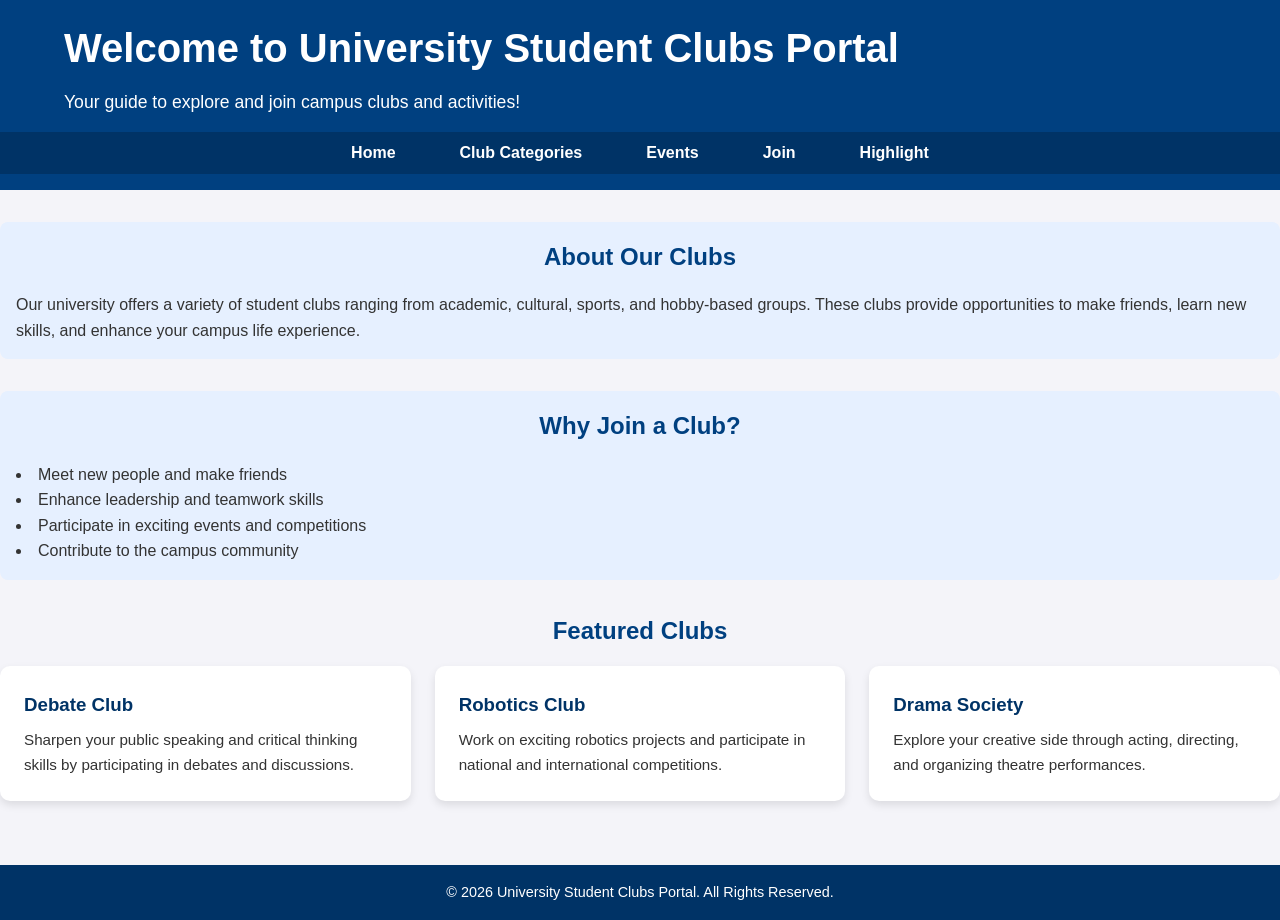
<file: src/index.html>
<!DOCTYPE html>
<html lang="en">
<head>
    <meta charset="UTF-8">
    <meta name="viewport" content="width=device-width, initial-scale=1.0">
    <title>University Student Clubs Portal</title>
    <!-- Link to shared CSS -->
    <link rel="stylesheet" href="../styles/style.css">
</head>
<body>
    <!-- Header Section -->
    <header>
        <div class="container">
            <h1>Welcome to University Student Clubs Portal</h1>
            <p>Your guide to explore and join campus clubs and activities!</p>
        </div>
        <!-- Navigation Bar -->
        <nav>
            <ul>
                <li><a href="index.html">Home</a></li>
                <li><a href="clubs.html">Club Categories</a></li>
                <li><a href="events.html">Events</a></li>
                <li><a href="join.html">Join</a></li>
                <li><a href="highlights.html">Highlight</a></li>
            </ul>
        </nav>
    </header>

    <!-- Main Content Section -->
    <main>
        <section id="intro">
            <h2>About Our Clubs</h2>
            <p>Our university offers a variety of student clubs ranging from academic, cultural, sports, and hobby-based groups. These clubs provide opportunities to make friends, learn new skills, and enhance your campus life experience.</p>
        </section>

        <section id="why-join">
            <h2>Why Join a Club?</h2>
            <ul>
                <li>Meet new people and make friends</li>
                <li>Enhance leadership and teamwork skills</li>
                <li>Participate in exciting events and competitions</li>
                <li>Contribute to the campus community</li>
            </ul>
        </section>

        <section id="featured-clubs">
            <h2>Featured Clubs</h2>
            <div class="club-cards">
                <div class="club-card">
                    <h3>Debate Club</h3>
                    <p>Sharpen your public speaking and critical thinking skills by participating in debates and discussions.</p>
                </div>
                <div class="club-card">
                    <h3>Robotics Club</h3>
                    <p>Work on exciting robotics projects and participate in national and international competitions.</p>
                </div>
                <div class="club-card">
                    <h3>Drama Society</h3>
                    <p>Explore your creative side through acting, directing, and organizing theatre performances.</p>
                </div>
            </div>
        </section>
    </main>

    <!-- Footer Section -->
    <footer>
        <p>&copy; 2026 University Student Clubs Portal. All Rights Reserved.</p>
    </footer>
</body>
</html>
</file>
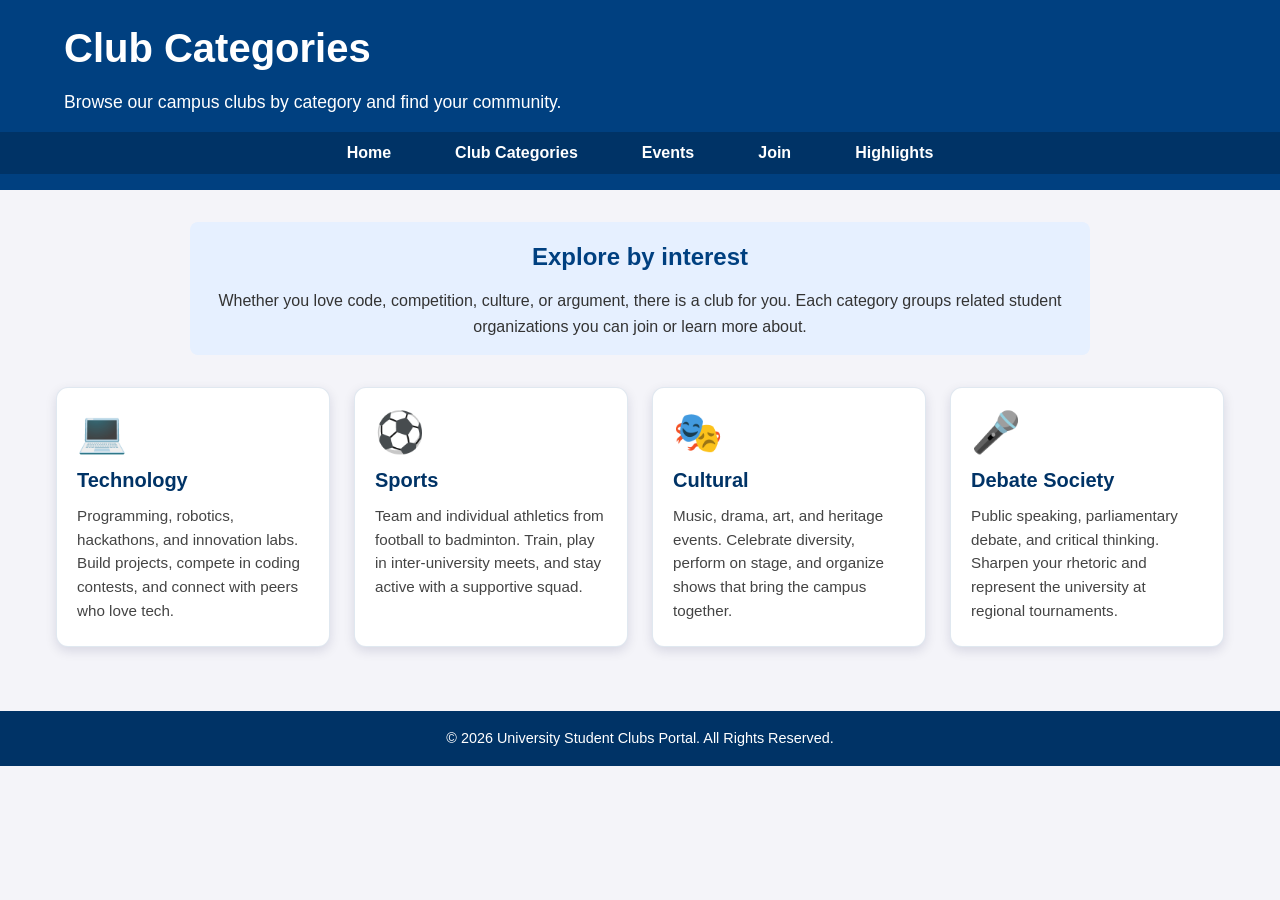
<file: src/clubs.html>
<!DOCTYPE html>
<html lang="en">
<head>
    <meta charset="UTF-8">
    <meta name="viewport" content="width=device-width, initial-scale=1.0">
    <title>Club Categories | University Student Clubs Portal</title>
    <link rel="stylesheet" href="../styles/style.css">
</head>
<body class="clubs-page">
    <header>
        <div class="container">
            <h1>Club Categories</h1>
            <p>Browse our campus clubs by category and find your community.</p>
        </div>
        <nav>
            <ul>
                <li><a href="index.html">Home</a></li>
                <li><a href="clubs.html">Club Categories</a></li>
                <li><a href="events.html">Events</a></li>
                <li><a href="join.html">Join</a></li>
                <li><a href="highlights.html">Highlights</a></li>
            </ul>
        </nav>
    </header>

    <main>
        <section class="clubs-intro" id="intro">
            <h2>Explore by interest</h2>
            <p>Whether you love code, competition, culture, or argument, there is a club for you. Each category groups related student organizations you can join or learn more about.</p>
        </section>

        <section class="club-categories" aria-labelledby="categories-heading">
            <h2 id="categories-heading" class="visually-hidden">Club categories</h2>
            <div class="category-grid">

                <article class="category-card">
                    <div class="category-icon" aria-hidden="true">💻</div>
                    <h3>Technology</h3>
                    <p>Programming, robotics, hackathons, and innovation labs. Build projects, compete in coding contests, and connect with peers who love tech.</p>
                </article>

                <article class="category-card">
                    <div class="category-icon" aria-hidden="true">⚽</div>
                    <h3>Sports</h3>
                    <p>Team and individual athletics from football to badminton. Train, play in inter-university meets, and stay active with a supportive squad.</p>
                </article>

                <article class="category-card">
                    <div class="category-icon" aria-hidden="true">🎭</div>
                    <h3>Cultural</h3>
                    <p>Music, drama, art, and heritage events. Celebrate diversity, perform on stage, and organize shows that bring the campus together.</p>
                </article>

                <article class="category-card">
                    <div class="category-icon" aria-hidden="true">🎤</div>
                    <h3>Debate Society</h3>
                    <p>Public speaking, parliamentary debate, and critical thinking. Sharpen your rhetoric and represent the university at regional tournaments.</p>
                </article>

            </div>
        </section>
    </main>

    <footer>
        <p>&copy; 2026 University Student Clubs Portal. All Rights Reserved.</p>
    </footer>
</body>
</html>
</file>
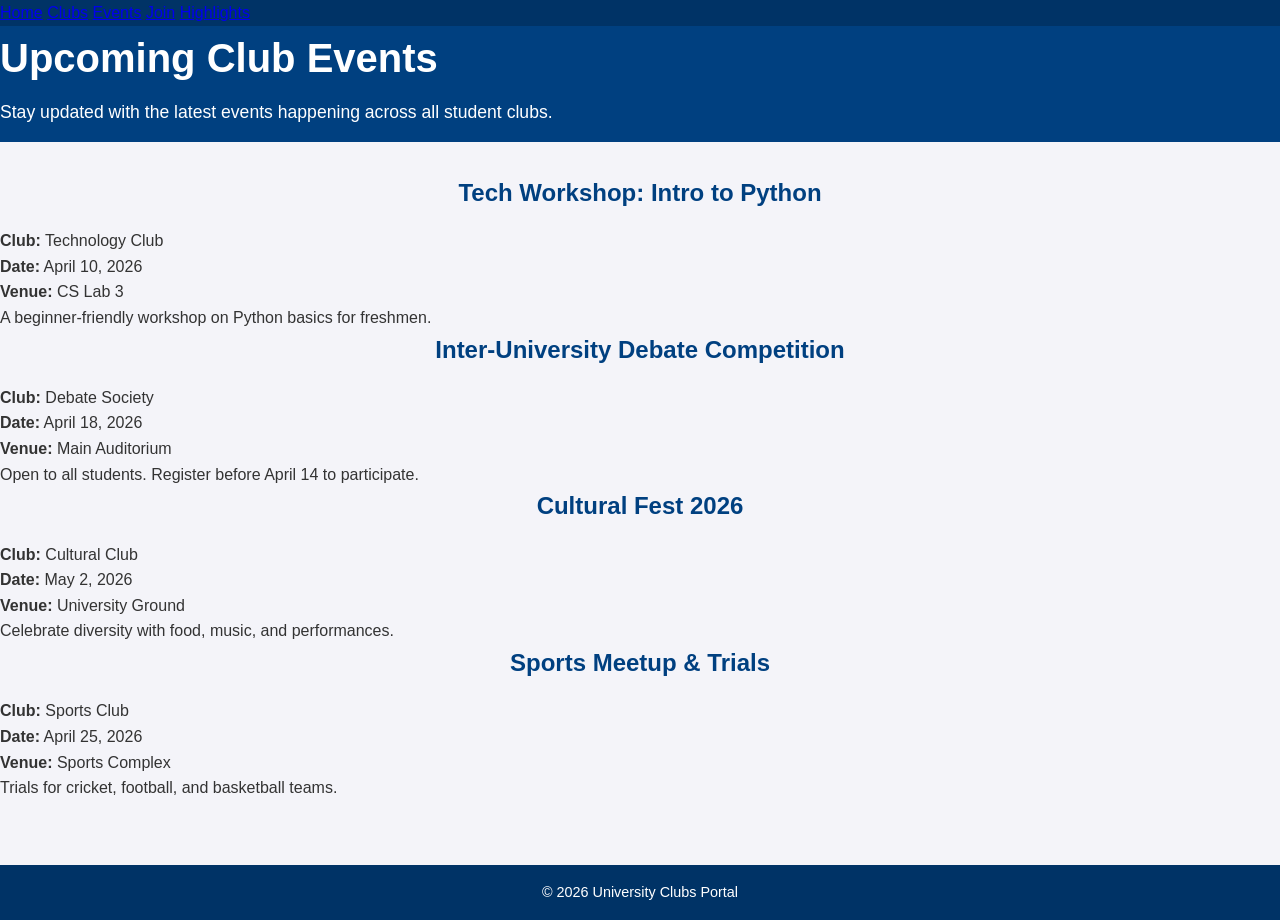
<file: src/events.html>
<!DOCTYPE html>
<html lang="en">
<head>
  <meta charset="UTF-8">
  <meta name="viewport" content="width=device-width, initial-scale=1.0">
  <title>Upcoming Events</title>
  <link rel="stylesheet" href="../styles/style.css">
</head>
<body>

  <nav>
    <a href="index.html">Home</a>
    <a href="clubs.html">Clubs</a>
    <a href="events.html">Events</a>
    <a href="join.html">Join</a>
    <a href="highlights.html">Highlights</a>
  </nav>

  <header>
    <h1>Upcoming Club Events</h1>
    <p>Stay updated with the latest events happening across all student clubs.</p>
  </header>

  <main>

    <div class="event-card">
      <h2>Tech Workshop: Intro to Python</h2>
      <p><strong>Club:</strong> Technology Club</p>
      <p><strong>Date:</strong> April 10, 2026</p>
      <p><strong>Venue:</strong> CS Lab 3</p>
      <p>A beginner-friendly workshop on Python basics for freshmen.</p>
    </div>

    <div class="event-card">
      <h2>Inter-University Debate Competition</h2>
      <p><strong>Club:</strong> Debate Society</p>
      <p><strong>Date:</strong> April 18, 2026</p>
      <p><strong>Venue:</strong> Main Auditorium</p>
      <p>Open to all students. Register before April 14 to participate.</p>
    </div>

    <div class="event-card">
      <h2>Cultural Fest 2026</h2>
      <p><strong>Club:</strong> Cultural Club</p>
      <p><strong>Date:</strong> May 2, 2026</p>
      <p><strong>Venue:</strong> University Ground</p>
      <p>Celebrate diversity with food, music, and performances.</p>
    </div>

    <div class="event-card">
      <h2>Sports Meetup & Trials</h2>
      <p><strong>Club:</strong> Sports Club</p>
      <p><strong>Date:</strong> April 25, 2026</p>
      <p><strong>Venue:</strong> Sports Complex</p>
      <p>Trials for cricket, football, and basketball teams.</p>
    </div>

  </main>

  <footer>
    <p>&copy; 2026 University Clubs Portal</p>
  </footer>

</body>
</html>
</file>
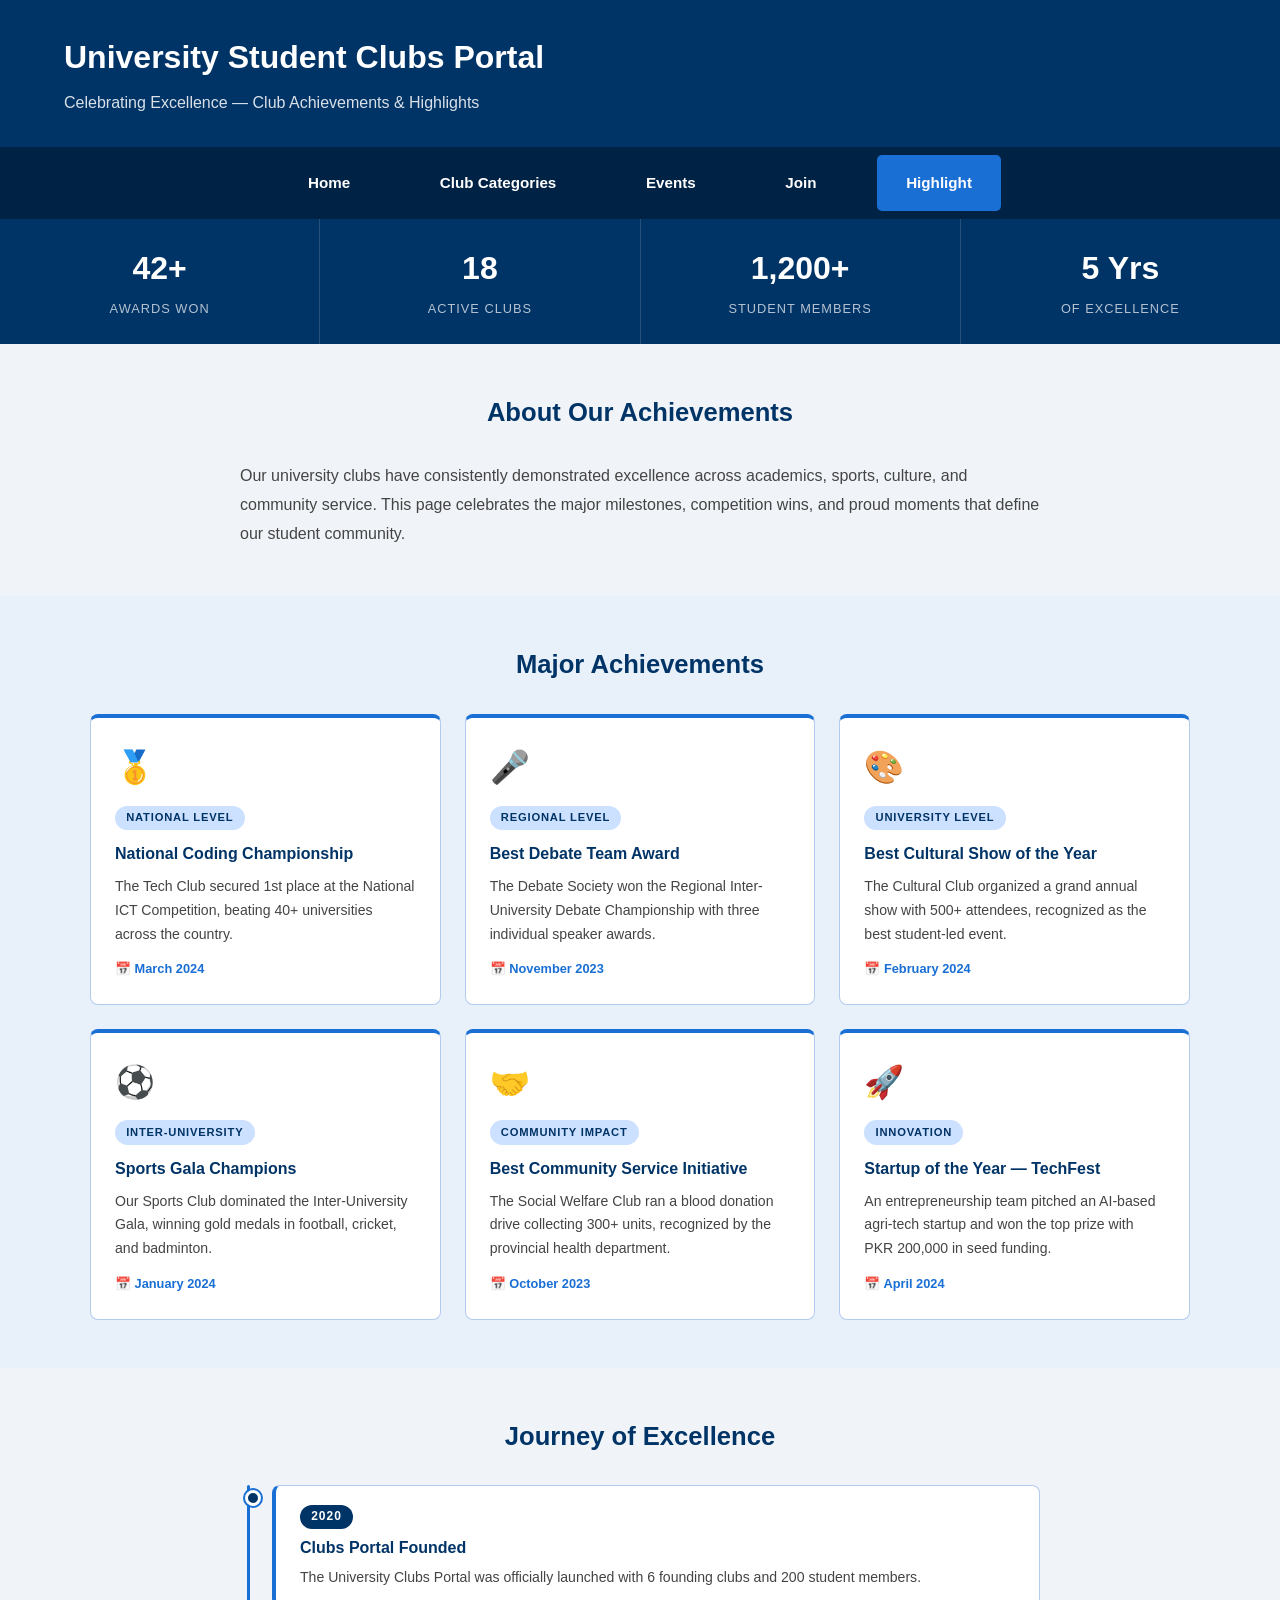
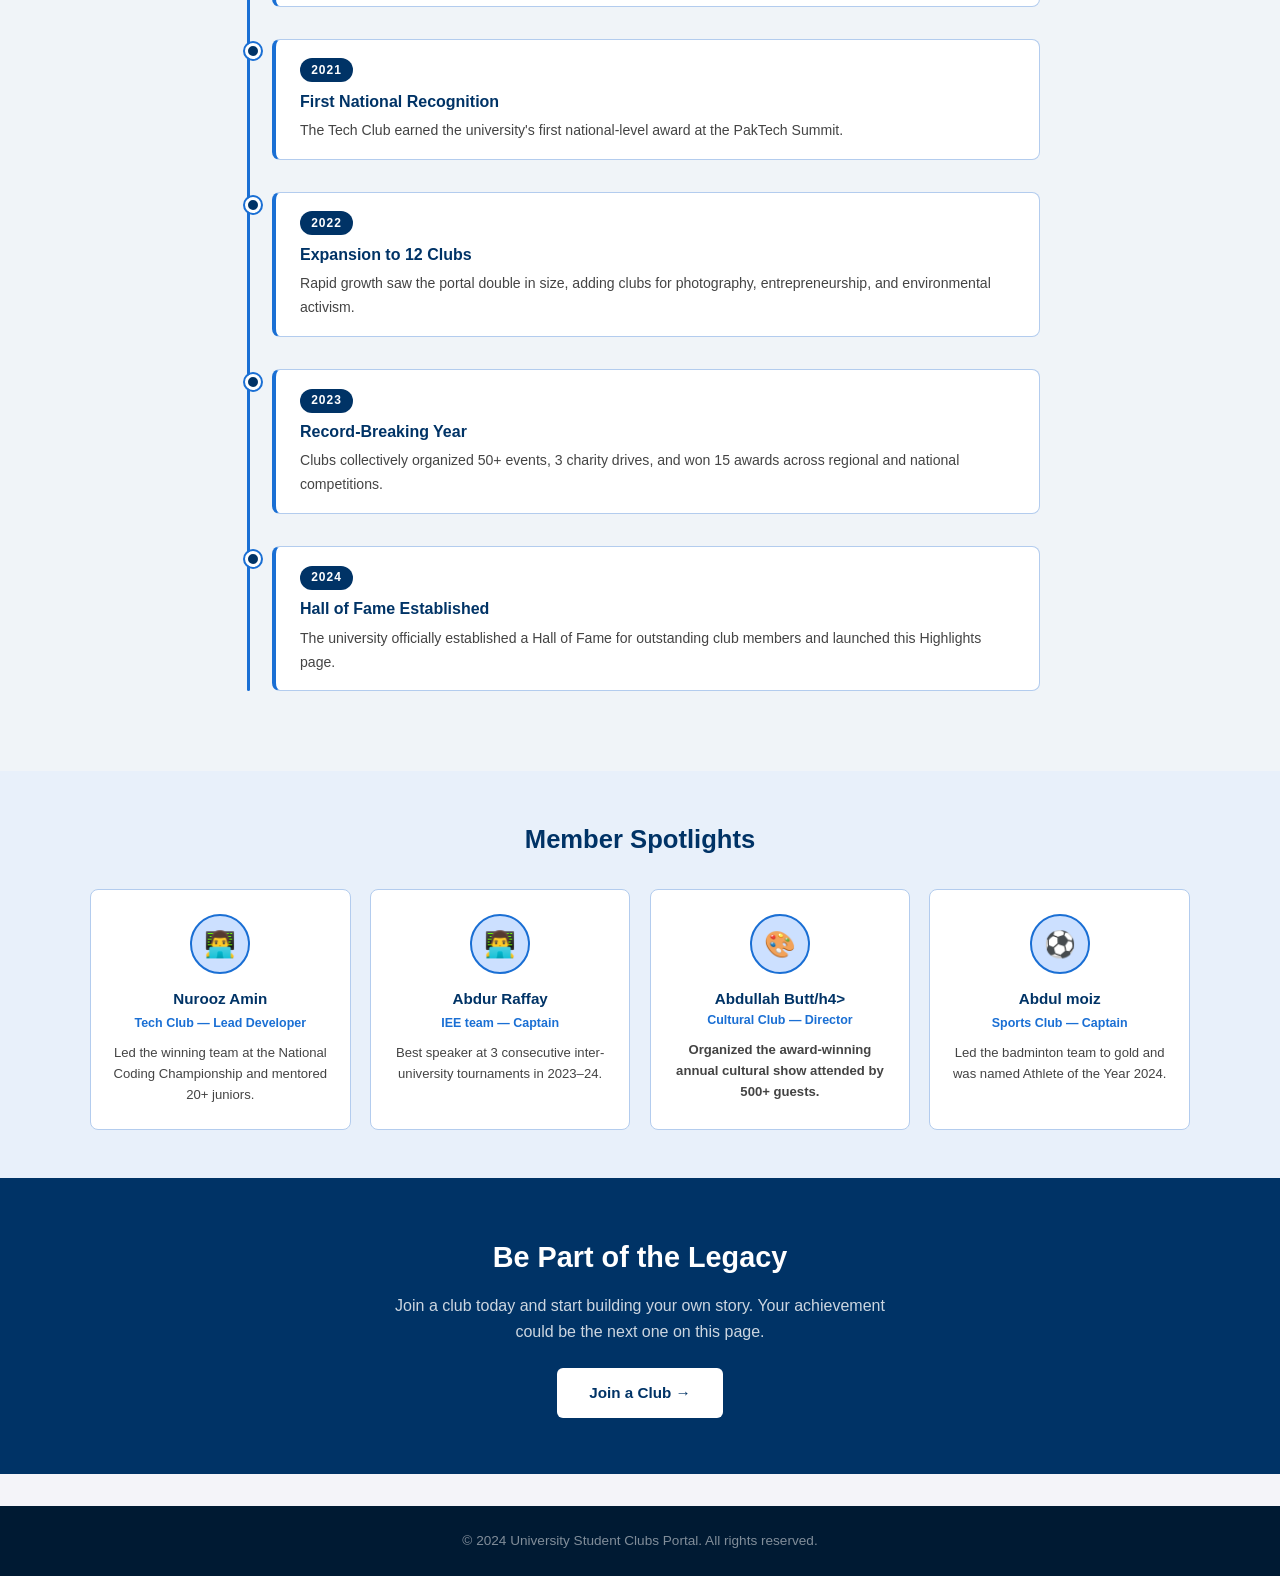
<file: src/highlights.html>
<!DOCTYPE html>
<html lang="en">
<head>
  <meta charset="UTF-8" />
  <meta name="viewport" content="width=device-width, initial-scale=1.0"/>
  <title>Club Highlights | University Clubs Portal</title>

  <!-- Shared team CSS (lead's file) -->
  <link rel="stylesheet" href="../styles/style.css" />


</head>
<body>

   
       <!-- HEADER  (matches lead's style) -->
  <header class="hl-header">
    <h1 class="hl-header__title">University Student Clubs Portal</h1>
    <p class="hl-header__sub">Celebrating Excellence — Club Achievements &amp; Highlights</p>
  </header>

  
       <!-- NAVIGATION  (matches lead's nav) -->
  
  <nav class="hl-nav">
    <ul class="hl-nav__list">
      <li><a href="index.html">Home</a></li>
      <li><a href="clubs.html">Club Categories</a></li>
      <li><a href="events.html">Events</a></li>
      <li><a href="join.html">Join</a></li>
      <li><a href="highlights.html" class="hl-nav__active">Highlight</a></li>
    </ul>
  </nav>

  
       <!-- STATS BAR -->
  
  <section class="hl-stats">
    <div class="hl-stats__item">
      <span class="hl-stats__number">42+</span>
      <span class="hl-stats__label">Awards Won</span>
    </div>
    <div class="hl-stats__item">
      <span class="hl-stats__number">18</span>
      <span class="hl-stats__label">Active Clubs</span>
    </div>
    <div class="hl-stats__item">
      <span class="hl-stats__number">1,200+</span>
      <span class="hl-stats__label">Student Members</span>
    </div>
    <div class="hl-stats__item">
      <span class="hl-stats__number">5 Yrs</span>
      <span class="hl-stats__label">Of Excellence</span>
    </div>
  </section>

  
       <!-- INTRO SECTION -->
  
  <section class="hl-section hl-intro">
    <h2 class="hl-section__title">About Our Achievements</h2>
    <p class="hl-intro__text">
      Our university clubs have consistently demonstrated excellence across academics,
      sports, culture, and community service. This page celebrates the major milestones,
      competition wins, and proud moments that define our student community.
    </p>
  </section>

  
       <!-- MAJOR ACHIEVEMENTS -->
  
  <section class="hl-section hl-grey">
    <h2 class="hl-section__title">Major Achievements</h2>
    <div class="hl-card-grid">

      <div class="hl-card">
        <div class="hl-card__icon">🥇</div>
        <span class="hl-card__badge">National Level</span>
        <h3 class="hl-card__title">National Coding Championship</h3>
        <p class="hl-card__desc">The Tech Club secured 1st place at the National ICT Competition, beating 40+ universities across the country.</p>
        <p class="hl-card__date">📅 March 2024</p>
      </div>

      <div class="hl-card">
        <div class="hl-card__icon">🎤</div>
        <span class="hl-card__badge">Regional Level</span>
        <h3 class="hl-card__title">Best Debate Team Award</h3>
        <p class="hl-card__desc">The Debate Society won the Regional Inter-University Debate Championship with three individual speaker awards.</p>
        <p class="hl-card__date">📅 November 2023</p>
      </div>

      <div class="hl-card">
        <div class="hl-card__icon">🎨</div>
        <span class="hl-card__badge">University Level</span>
        <h3 class="hl-card__title">Best Cultural Show of the Year</h3>
        <p class="hl-card__desc">The Cultural Club organized a grand annual show with 500+ attendees, recognized as the best student-led event.</p>
        <p class="hl-card__date">📅 February 2024</p>
      </div>

      <div class="hl-card">
        <div class="hl-card__icon">⚽</div>
        <span class="hl-card__badge">Inter-University</span>
        <h3 class="hl-card__title">Sports Gala Champions</h3>
        <p class="hl-card__desc">Our Sports Club dominated the Inter-University Gala, winning gold medals in football, cricket, and badminton.</p>
        <p class="hl-card__date">📅 January 2024</p>
      </div>

      <div class="hl-card">
        <div class="hl-card__icon">🤝</div>
        <span class="hl-card__badge">Community Impact</span>
        <h3 class="hl-card__title">Best Community Service Initiative</h3>
        <p class="hl-card__desc">The Social Welfare Club ran a blood donation drive collecting 300+ units, recognized by the provincial health department.</p>
        <p class="hl-card__date">📅 October 2023</p>
      </div>

      <div class="hl-card">
        <div class="hl-card__icon">🚀</div>
        <span class="hl-card__badge">Innovation</span>
        <h3 class="hl-card__title">Startup of the Year — TechFest</h3>
        <p class="hl-card__desc">An entrepreneurship team pitched an AI-based agri-tech startup and won the top prize with PKR 200,000 in seed funding.</p>
        <p class="hl-card__date">📅 April 2024</p>
      </div>

    </div>
  </section>

  
       <!-- JOURNEY / TIMELINE -->
  
  <section class="hl-section">
    <h2 class="hl-section__title">Journey of Excellence</h2>
    <div class="hl-timeline">

      <div class="hl-timeline__item">
        <div class="hl-timeline__dot"></div>
        <div class="hl-timeline__content">
          <span class="hl-timeline__year">2020</span>
          <h3 class="hl-timeline__heading">Clubs Portal Founded</h3>
          <p class="hl-timeline__text">The University Clubs Portal was officially launched with 6 founding clubs and 200 student members.</p>
        </div>
      </div>

      <div class="hl-timeline__item">
        <div class="hl-timeline__dot"></div>
        <div class="hl-timeline__content">
          <span class="hl-timeline__year">2021</span>
          <h3 class="hl-timeline__heading">First National Recognition</h3>
          <p class="hl-timeline__text">The Tech Club earned the university's first national-level award at the PakTech Summit.</p>
        </div>
      </div>

      <div class="hl-timeline__item">
        <div class="hl-timeline__dot"></div>
        <div class="hl-timeline__content">
          <span class="hl-timeline__year">2022</span>
          <h3 class="hl-timeline__heading">Expansion to 12 Clubs</h3>
          <p class="hl-timeline__text">Rapid growth saw the portal double in size, adding clubs for photography, entrepreneurship, and environmental activism.</p>
        </div>
      </div>

      <div class="hl-timeline__item">
        <div class="hl-timeline__dot"></div>
        <div class="hl-timeline__content">
          <span class="hl-timeline__year">2023</span>
          <h3 class="hl-timeline__heading">Record-Breaking Year</h3>
          <p class="hl-timeline__text">Clubs collectively organized 50+ events, 3 charity drives, and won 15 awards across regional and national competitions.</p>
        </div>
      </div>

      <div class="hl-timeline__item">
        <div class="hl-timeline__dot"></div>
        <div class="hl-timeline__content">
          <span class="hl-timeline__year">2024</span>
          <h3 class="hl-timeline__heading">Hall of Fame Established</h3>
          <p class="hl-timeline__text">The university officially established a Hall of Fame for outstanding club members and launched this Highlights page.</p>
        </div>
      </div>

    </div>
  </section>

  
       <!-- MEMBER SPOTLIGHTS -->
  
  <section class="hl-section hl-grey">
    <h2 class="hl-section__title">Member Spotlights</h2>
    <div class="hl-spotlight-grid">

      <div class="hl-spotlight">
        <div class="hl-spotlight__avatar">👨‍💻</div>
        <h4 class="hl-spotlight__name">Nurooz Amin</h4>
        <p class="hl-spotlight__role">Tech Club — Lead Developer</p>
        <p class="hl-spotlight__desc">Led the winning team at the National Coding Championship and mentored 20+ juniors.</p>
      </div>

      <div class="hl-spotlight">
        <div class="hl-spotlight__avatar">👨‍💻</div>
        <h4 class="hl-spotlight__name">Abdur Raffay</h4>
        <p class="hl-spotlight__role">IEE team — Captain</p>
        <p class="hl-spotlight__desc">Best speaker at 3 consecutive inter-university tournaments in 2023–24.</p>
      </div>

      <div class="hl-spotlight">
        <div class="hl-spotlight__avatar">🎨</div>
        <h4 class="hl-spotlight__name">Abdullah Butt/h4>
        <p class="hl-spotlight__role">Cultural Club — Director</p>
        <p class="hl-spotlight__desc">Organized the award-winning annual cultural show attended by 500+ guests.</p>
      </div>

      <div class="hl-spotlight">
        <div class="hl-spotlight__avatar">⚽</div>
        <h4 class="hl-spotlight__name">Abdul moiz</h4>
        <p class="hl-spotlight__role">Sports Club — Captain</p>
        <p class="hl-spotlight__desc">Led the badminton team to gold and was named Athlete of the Year 2024.</p>
      </div>

    </div>
  </section>

  
       <!-- CTA BANNER -->
  
  <section class="hl-cta">
    <h2 class="hl-cta__title">Be Part of the Legacy</h2>
    <p class="hl-cta__text">Join a club today and start building your own story. Your achievement could be the next one on this page.</p>
    <a href="join.html" class="hl-cta__btn">Join a Club →</a>
  </section>

  
       <!-- FOOTER -->
  
  <footer class="hl-footer">
    <p>© 2024 University Student Clubs Portal. All rights reserved.</p>
  </footer>

</body>
</html>
</file>
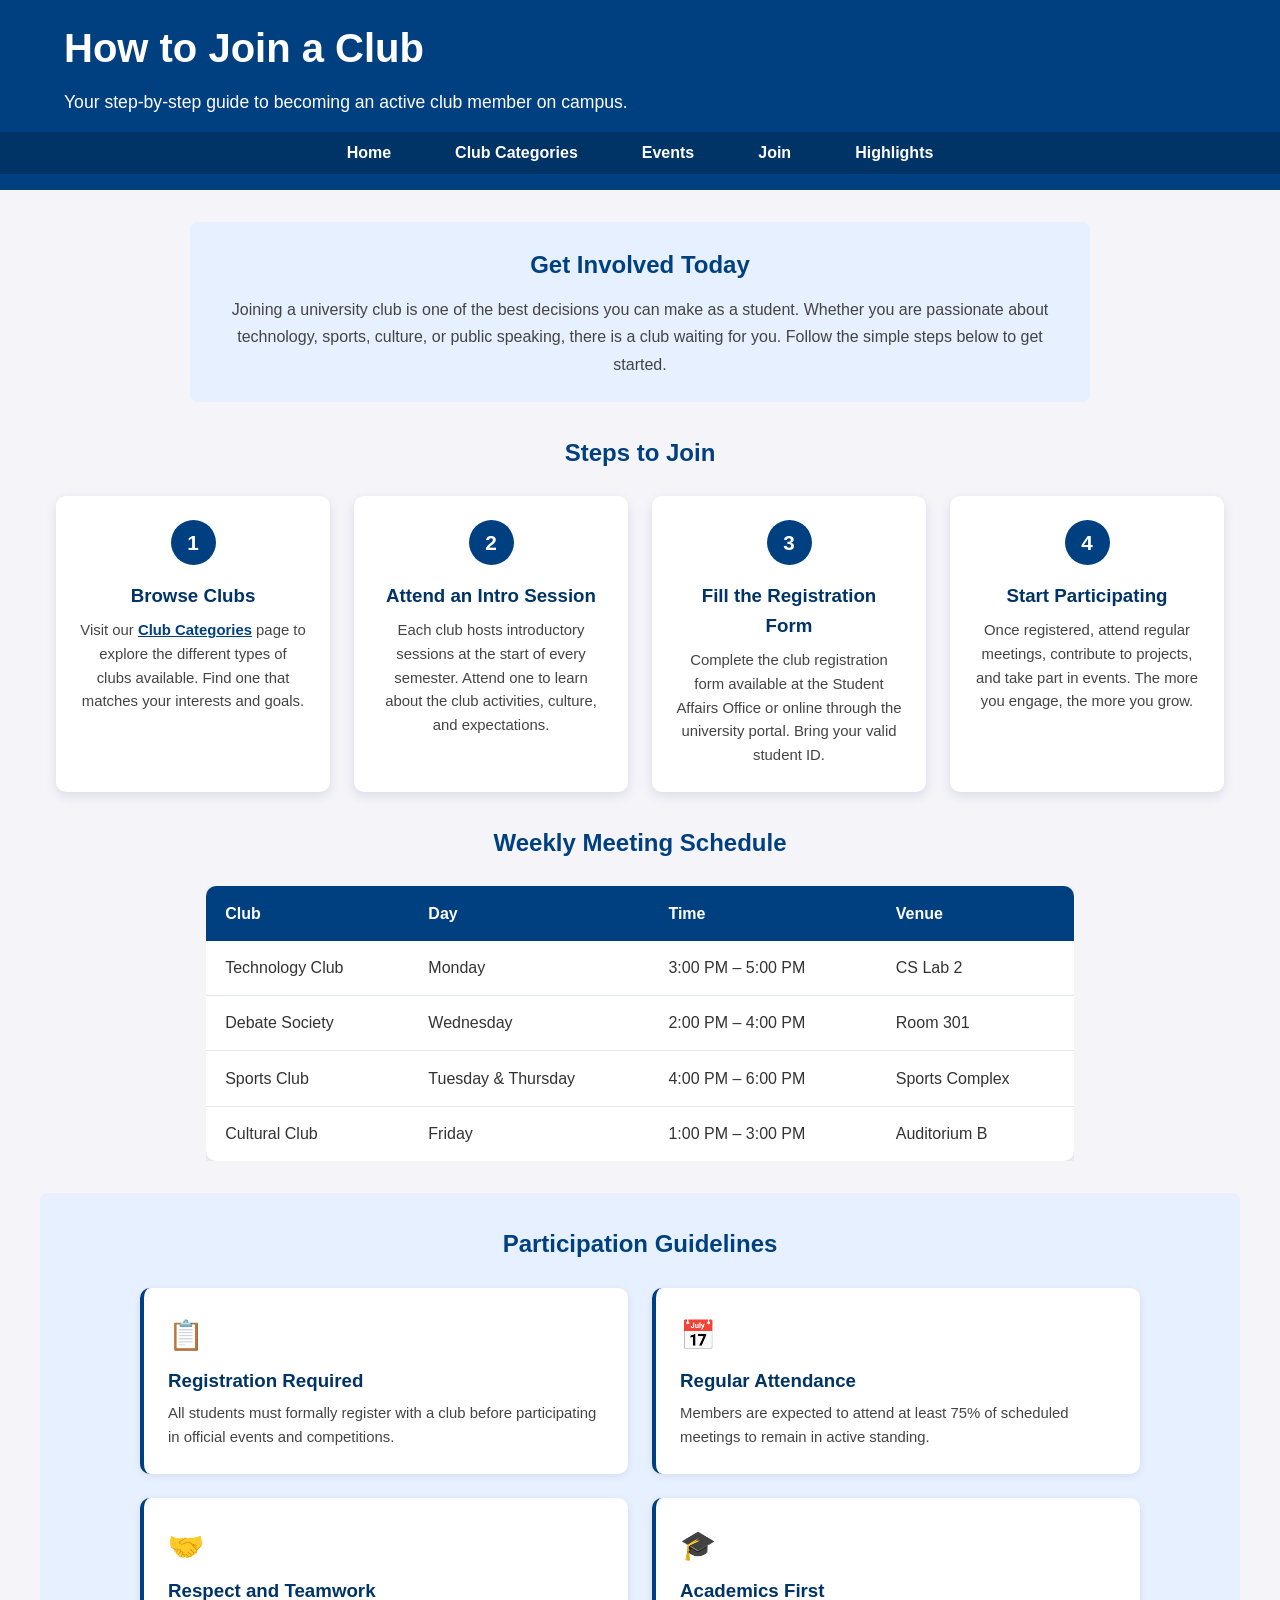
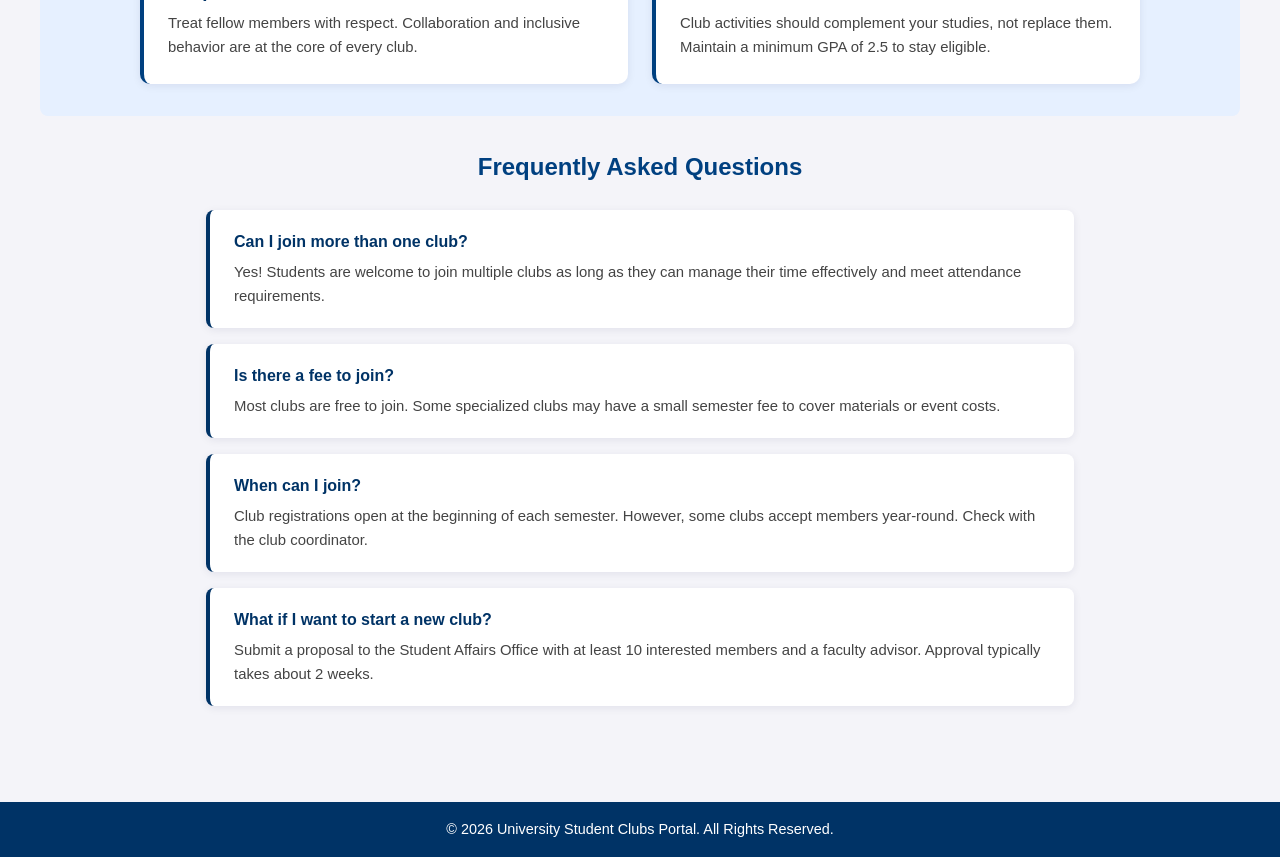
<file: src/join.html>
<!DOCTYPE html>
<html lang="en">
<head>
    <meta charset="UTF-8">
    <meta name="viewport" content="width=device-width, initial-scale=1.0">
    <title>How to Join | University Student Clubs Portal</title>
    <link rel="stylesheet" href="../styles/style.css">
</head>
<body class="join-page">

    <header>
        <div class="container">
            <h1>How to Join a Club</h1>
            <p>Your step-by-step guide to becoming an active club member on campus.</p>
        </div>
        <nav>
            <ul>
                <li><a href="index.html">Home</a></li>
                <li><a href="clubs.html">Club Categories</a></li>
                <li><a href="events.html">Events</a></li>
                <li><a href="join.html">Join</a></li>
                <li><a href="highlights.html">Highlights</a></li>
            </ul>
        </nav>
    </header>

    <main>

        <section class="join-intro">
            <h2>Get Involved Today</h2>
            <p>Joining a university club is one of the best decisions you can make as a student. Whether you are passionate about technology, sports, culture, or public speaking, there is a club waiting for you. Follow the simple steps below to get started.</p>
        </section>

        <section class="join-steps">
            <h2>Steps to Join</h2>
            <div class="steps-grid">
                <div class="step-card">
                    <div class="step-number">1</div>
                    <h3>Browse Clubs</h3>
                    <p>Visit our <a href="clubs.html">Club Categories</a> page to explore the different types of clubs available. Find one that matches your interests and goals.</p>
                </div>
                <div class="step-card">
                    <div class="step-number">2</div>
                    <h3>Attend an Intro Session</h3>
                    <p>Each club hosts introductory sessions at the start of every semester. Attend one to learn about the club activities, culture, and expectations.</p>
                </div>
                <div class="step-card">
                    <div class="step-number">3</div>
                    <h3>Fill the Registration Form</h3>
                    <p>Complete the club registration form available at the Student Affairs Office or online through the university portal. Bring your valid student ID.</p>
                </div>
                <div class="step-card">
                    <div class="step-number">4</div>
                    <h3>Start Participating</h3>
                    <p>Once registered, attend regular meetings, contribute to projects, and take part in events. The more you engage, the more you grow.</p>
                </div>
            </div>
        </section>

        <section class="join-schedule">
            <h2>Weekly Meeting Schedule</h2>
            <div class="schedule-table-wrapper">
                <table class="schedule-table">
                    <thead>
                        <tr>
                            <th>Club</th>
                            <th>Day</th>
                            <th>Time</th>
                            <th>Venue</th>
                        </tr>
                    </thead>
                    <tbody>
                        <tr>
                            <td>Technology Club</td>
                            <td>Monday</td>
                            <td>3:00 PM – 5:00 PM</td>
                            <td>CS Lab 2</td>
                        </tr>
                        <tr>
                            <td>Debate Society</td>
                            <td>Wednesday</td>
                            <td>2:00 PM – 4:00 PM</td>
                            <td>Room 301</td>
                        </tr>
                        <tr>
                            <td>Sports Club</td>
                            <td>Tuesday &amp; Thursday</td>
                            <td>4:00 PM – 6:00 PM</td>
                            <td>Sports Complex</td>
                        </tr>
                        <tr>
                            <td>Cultural Club</td>
                            <td>Friday</td>
                            <td>1:00 PM – 3:00 PM</td>
                            <td>Auditorium B</td>
                        </tr>
                    </tbody>
                </table>
            </div>
        </section>

        <section class="join-guidelines">
            <h2>Participation Guidelines</h2>
            <div class="guidelines-grid">
                <div class="guideline-card">
                    <span class="guideline-icon">📋</span>
                    <h3>Registration Required</h3>
                    <p>All students must formally register with a club before participating in official events and competitions.</p>
                </div>
                <div class="guideline-card">
                    <span class="guideline-icon">📅</span>
                    <h3>Regular Attendance</h3>
                    <p>Members are expected to attend at least 75% of scheduled meetings to remain in active standing.</p>
                </div>
                <div class="guideline-card">
                    <span class="guideline-icon">🤝</span>
                    <h3>Respect and Teamwork</h3>
                    <p>Treat fellow members with respect. Collaboration and inclusive behavior are at the core of every club.</p>
                </div>
                <div class="guideline-card">
                    <span class="guideline-icon">🎓</span>
                    <h3>Academics First</h3>
                    <p>Club activities should complement your studies, not replace them. Maintain a minimum GPA of 2.5 to stay eligible.</p>
                </div>
            </div>
        </section>

        <section class="join-faq">
            <h2>Frequently Asked Questions</h2>
            <div class="faq-list">
                <div class="faq-item">
                    <h3>Can I join more than one club?</h3>
                    <p>Yes! Students are welcome to join multiple clubs as long as they can manage their time effectively and meet attendance requirements.</p>
                </div>
                <div class="faq-item">
                    <h3>Is there a fee to join?</h3>
                    <p>Most clubs are free to join. Some specialized clubs may have a small semester fee to cover materials or event costs.</p>
                </div>
                <div class="faq-item">
                    <h3>When can I join?</h3>
                    <p>Club registrations open at the beginning of each semester. However, some clubs accept members year-round. Check with the club coordinator.</p>
                </div>
                <div class="faq-item">
                    <h3>What if I want to start a new club?</h3>
                    <p>Submit a proposal to the Student Affairs Office with at least 10 interested members and a faculty advisor. Approval typically takes about 2 weeks.</p>
                </div>
            </div>
        </section>

    </main>

    <footer>
        <p>&copy; 2026 University Student Clubs Portal. All Rights Reserved.</p>
    </footer>

</body>
</html>
</file>
<file: styles/style.css>
/* Reset some default styles */
* {
    margin: 0;
    padding: 0;
    box-sizing: border-box;
    font-family: 'Segoe UI', Tahoma, Geneva, Verdana, sans-serif;
}

/* Body styling */
body {
    line-height: 1.6;
    color: #333;
    background-color: #f4f4f9;
}

/* Container for consistent width */
.container {
    width: 90%;
    max-width: 1200px;
    margin: auto;
    padding: 1rem 0;
}

/* Header styling */
header {
    background-color: #004080;
    color: #fff;
    padding-bottom: 1rem;
}

header h1 {
    font-size: 2.5rem;
    margin-bottom: 0.5rem;
}

header p {
    font-size: 1.1rem;
}

/* Navigation bar styling */
nav {
    background-color: #003366;
}

nav ul {
    list-style: none;
    display: flex;
    justify-content: center;
    flex-wrap: wrap;
}

nav ul li {
    margin: 0.5rem 1rem;
}

nav ul li a {
    color: #fff;
    text-decoration: none;
    font-weight: bold;
    padding: 0.5rem 1rem;
    transition: background-color 0.3s, color 0.3s;
    border-radius: 5px;
}

nav ul li a:hover {
    background-color: #fff;
    color: #003366;
}

/* Main content sections */
main {
    padding: 2rem 0;
}

main h2 {
    text-align: center;
    margin-bottom: 1rem;
    color: #004080;
}

section#intro, section#why-join {
    margin-bottom: 2rem;
    padding: 1rem;
    background-color: #e6f0ff;
    border-radius: 8px;
}

section#why-join ul {
    list-style: disc inside;
    margin-top: 1rem;
}

section#featured-clubs {
    margin-top: 2rem;
}

.club-cards {
    display: flex;
    justify-content: space-around;
    flex-wrap: wrap;
    gap: 1.5rem;
    margin-top: 1rem;
}

.club-card {
    background-color: #fff;
    padding: 1.5rem;
    border-radius: 10px;
    box-shadow: 0 4px 8px rgba(0,0,0,0.1);
    flex: 1 1 250px;
    transition: transform 0.3s, box-shadow 0.3s;
}

.club-card:hover {
    transform: translateY(-5px);
    box-shadow: 0 8px 16px rgba(0,0,0,0.2);
}

.club-card h3 {
    margin-bottom: 0.5rem;
    color: #003366;
}

.club-card p {
    font-size: 0.95rem;
}

/* Footer styling */
footer {
    background-color: #003366;
    color: #fff;
    text-align: center;
    padding: 1rem 0;
    margin-top: 2rem;
    font-size: 0.9rem;
}

/* Responsive adjustments */
@media (max-width: 768px) {
    nav ul {
        flex-direction: column;
    }

    .club-cards {
        flex-direction: column;
        align-items: center;
    }
}


/* =============================
   HIGHLIGHTS PAGE STYLING
============================= */
/* ============================================================
   highlights.css  —  Styles for highlights.html ONLY
   ALL classes prefixed with "hl-" → zero conflict with style.css
   Author  : Member 4 (Nurooz Amin)
   Theme   : Matches lead's navy + light-blue design
   ============================================================ */

/* ── Variables (copied from lead's color scheme) ── */
:root {
  --hl-navy:        #003366;
  --hl-blue:        #1a6fd4;
  --hl-blue-light:  #cce0ff;
  --hl-bg:          #f0f4f8;
  --hl-bg-grey:     #e8f0fa;
  --hl-white:       #ffffff;
  --hl-text:        #003366;
  --hl-muted:       #444444;
  --hl-border:      #b3ccee;
  --hl-radius:      8px;
}

/* ════════════════════════════════════════
   HEADER  — dark navy banner (same as lead)
════════════════════════════════════════ */
.hl-header {
  background-color: var(--hl-navy);
  color: var(--hl-white);
  padding: 2rem 5%;
  text-align: left;
}

.hl-header__title {
  font-size: 2rem;
  font-weight: 800;
  margin-bottom: 0.4rem;
}

.hl-header__sub {
  font-size: 1rem;
  color: rgba(255, 255, 255, 0.85);
}

/* ════════════════════════════════════════
   NAVIGATION — dark nav bar (same as lead)
════════════════════════════════════════ */
.hl-nav {
  background-color: #002244;
  padding: 0 5%;
  position: sticky;
  top: 0;
  z-index: 100;
}

.hl-nav__list {
  display: flex;
  list-style: none;
  margin: 0;
  padding: 0;
  gap: 0;
}

.hl-nav__list li a {
  display: block;
  color: var(--hl-white);
  text-decoration: none;
  font-weight: 700;
  font-size: 0.95rem;
  padding: 1rem 1.8rem;
  transition: background 0.2s;
}

.hl-nav__list li a:hover {
  background-color: var(--hl-blue);
}

.hl-nav__active {
  background-color: var(--hl-blue) !important;
}

/* ════════════════════════════════════════
   STATS BAR
════════════════════════════════════════ */
.hl-stats {
  display: flex;
  justify-content: center;
  background-color: var(--hl-navy);
  flex-wrap: wrap;
}

.hl-stats__item {
  flex: 1;
  text-align: center;
  padding: 1.5rem 1rem;
  border-right: 1px solid rgba(255, 255, 255, 0.15);
  min-width: 140px;
}

.hl-stats__item:last-child {
  border-right: none;
}

.hl-stats__number {
  display: block;
  font-size: 2rem;
  font-weight: 800;
  color: var(--hl-white);
}

.hl-stats__label {
  font-size: 0.8rem;
  color: rgba(255, 255, 255, 0.7);
  text-transform: uppercase;
  letter-spacing: 1px;
}

/* ════════════════════════════════════════
   SECTIONS — same light-blue bg as lead
════════════════════════════════════════ */
.hl-section {
  padding: 3rem 5%;
  background-color: var(--hl-bg);
}

.hl-grey {
  background-color: var(--hl-bg-grey);
}

.hl-section__title {
  text-align: center;
  font-size: 1.6rem;
  font-weight: 700;
  color: var(--hl-navy);
  margin-bottom: 1.8rem;
}

/* ════════════════════════════════════════
   INTRO TEXT
════════════════════════════════════════ */
.hl-intro__text {
  max-width: 800px;
  margin: 0 auto;
  font-size: 1rem;
  color: var(--hl-muted);
  line-height: 1.8;
  text-align: left;
}

/* ════════════════════════════════════════
   ACHIEVEMENT CARDS  (3 per row like lead)
════════════════════════════════════════ */
.hl-card-grid {
  display: grid;
  grid-template-columns: repeat(3, 1fr);
  gap: 1.5rem;
  max-width: 1100px;
  margin: 0 auto;
}

.hl-card {
  background: var(--hl-white);
  border: 1px solid var(--hl-border);
  border-top: 4px solid var(--hl-blue);
  border-radius: var(--hl-radius);
  padding: 1.5rem;
  transition: box-shadow 0.3s, transform 0.3s;
}

.hl-card:hover {
  box-shadow: 0 8px 24px rgba(0, 51, 102, 0.12);
  transform: translateY(-4px);
}

.hl-card__icon {
  font-size: 2rem;
  margin-bottom: 0.6rem;
}

.hl-card__badge {
  display: inline-block;
  background-color: var(--hl-blue-light);
  color: var(--hl-navy);
  font-size: 0.7rem;
  font-weight: 700;
  padding: 0.2rem 0.7rem;
  border-radius: 50px;
  text-transform: uppercase;
  letter-spacing: 0.8px;
  margin-bottom: 0.7rem;
}

.hl-card__title {
  font-size: 1rem;
  font-weight: 700;
  color: var(--hl-navy);
  margin-bottom: 0.5rem;
}

.hl-card__desc {
  font-size: 0.88rem;
  color: var(--hl-muted);
  line-height: 1.7;
  margin-bottom: 0.8rem;
}

.hl-card__date {
  font-size: 0.8rem;
  color: var(--hl-blue);
  font-weight: 600;
}

/* ════════════════════════════════════════
   TIMELINE
════════════════════════════════════════ */
.hl-timeline {
  max-width: 800px;
  margin: 0 auto;
  position: relative;
  padding-left: 2rem;
}

.hl-timeline::before {
  content: '';
  position: absolute;
  left: 7px;
  top: 0;
  bottom: 0;
  width: 3px;
  background: var(--hl-blue);
  border-radius: 3px;
}

.hl-timeline__item {
  display: flex;
  gap: 1.5rem;
  margin-bottom: 2rem;
  position: relative;
}

.hl-timeline__dot {
  width: 16px;
  height: 16px;
  min-width: 16px;
  border-radius: 50%;
  background: var(--hl-navy);
  border: 3px solid var(--hl-white);
  outline: 2px solid var(--hl-blue);
  margin-top: 0.3rem;
  position: absolute;
  left: -1.7rem;
}

.hl-timeline__content {
  background: var(--hl-white);
  border: 1px solid var(--hl-border);
  border-left: 4px solid var(--hl-blue);
  border-radius: var(--hl-radius);
  padding: 1rem 1.5rem;
  flex: 1;
}

.hl-timeline__year {
  display: inline-block;
  background: var(--hl-navy);
  color: var(--hl-white);
  font-size: 0.75rem;
  font-weight: 700;
  padding: 0.15rem 0.7rem;
  border-radius: 50px;
  letter-spacing: 1px;
  margin-bottom: 0.4rem;
}

.hl-timeline__heading {
  font-size: 1rem;
  font-weight: 700;
  color: var(--hl-navy);
  margin-bottom: 0.3rem;
}

.hl-timeline__text {
  font-size: 0.88rem;
  color: var(--hl-muted);
  line-height: 1.7;
}

/* ════════════════════════════════════════
   MEMBER SPOTLIGHTS
════════════════════════════════════════ */
.hl-spotlight-grid {
  display: grid;
  grid-template-columns: repeat(4, 1fr);
  gap: 1.2rem;
  max-width: 1100px;
  margin: 0 auto;
}

.hl-spotlight {
  background: var(--hl-white);
  border: 1px solid var(--hl-border);
  border-radius: var(--hl-radius);
  padding: 1.5rem 1rem;
  text-align: center;
  transition: box-shadow 0.3s, transform 0.3s;
}

.hl-spotlight:hover {
  box-shadow: 0 6px 20px rgba(0, 51, 102, 0.1);
  transform: translateY(-3px);
}

.hl-spotlight__avatar {
  width: 60px;
  height: 60px;
  background-color: var(--hl-blue-light);
  border-radius: 50%;
  display: flex;
  align-items: center;
  justify-content: center;
  font-size: 1.6rem;
  margin: 0 auto 0.8rem;
  border: 2px solid var(--hl-blue);
}

.hl-spotlight__name {
  font-size: 0.95rem;
  font-weight: 700;
  color: var(--hl-navy);
  margin-bottom: 0.2rem;
}

.hl-spotlight__role {
  font-size: 0.78rem;
  color: var(--hl-blue);
  font-weight: 600;
  margin-bottom: 0.5rem;
}

.hl-spotlight__desc {
  font-size: 0.82rem;
  color: var(--hl-muted);
  line-height: 1.6;
}

/* ════════════════════════════════════════
   CTA BANNER
════════════════════════════════════════ */
.hl-cta {
  background-color: var(--hl-navy);
  text-align: center;
  padding: 3.5rem 5%;
}

.hl-cta__title {
  font-size: 1.8rem;
  font-weight: 800;
  color: var(--hl-white);
  margin-bottom: 0.8rem;
}

.hl-cta__text {
  color: rgba(255, 255, 255, 0.8);
  font-size: 1rem;
  margin-bottom: 1.5rem;
  max-width: 500px;
  margin-left: auto;
  margin-right: auto;
}

.hl-cta__btn {
  display: inline-block;
  background-color: var(--hl-white);
  color: var(--hl-navy);
  padding: 0.8rem 2rem;
  border-radius: 6px;
  text-decoration: none;
  font-weight: 700;
  font-size: 0.95rem;
  transition: background 0.3s, transform 0.2s;
}

.hl-cta__btn:hover {
  background-color: var(--hl-blue-light);
  transform: translateY(-2px);
}

/* ════════════════════════════════════════
   FOOTER
════════════════════════════════════════ */
.hl-footer {
  background-color: #001a33;
  color: rgba(255, 255, 255, 0.5);
  text-align: center;
  padding: 1.5rem 5%;
  font-size: 0.85rem;
}

/* ════════════════════════════════════════
   MEDIA QUERIES — RESPONSIVE
════════════════════════════════════════ */
@media (max-width: 900px) {
  .hl-card-grid {
    grid-template-columns: repeat(2, 1fr);
  }

  .hl-spotlight-grid {
    grid-template-columns: repeat(2, 1fr);
  }
}

@media (max-width: 600px) {
  .hl-header__title {
    font-size: 1.4rem;
  }

  .hl-nav__list {
    flex-wrap: wrap;
  }

  .hl-nav__list li a {
    padding: 0.7rem 1rem;
    font-size: 0.85rem;
  }

  .hl-card-grid {
    grid-template-columns: 1fr;
  }

  .hl-spotlight-grid {
    grid-template-columns: repeat(2, 1fr);
  }

  .hl-stats__item {
    flex: 1 1 50%;
  }

  .hl-cta__title {
    font-size: 1.4rem;
  }
}

@media (max-width: 400px) {
  .hl-spotlight-grid {
    grid-template-columns: 1fr;
  }

  .hl-stats__item {
    flex: 1 1 100%;
  }
}
/* ── Clubs page (club categories) ── */
.clubs-page main {
    padding: 2rem 0;
}

.clubs-intro {
    margin: 0 auto 2rem;
    padding: 1rem;
    max-width: 900px;
    text-align: center;
    background-color: #e6f0ff;
    border-radius: 8px;
}

.clubs-intro h2 {
    color: #004080;
    margin-bottom: 0.75rem;
}

.club-categories {
    padding: 0 1rem;
    max-width: 1200px;
    margin: 0 auto;
}

.visually-hidden {
    position: absolute;
    width: 1px;
    height: 1px;
    padding: 0;
    margin: -1px;
    overflow: hidden;
    clip: rect(0, 0, 0, 0);
    white-space: nowrap;
    border: 0;
}

.category-grid {
    display: grid;
    grid-template-columns: repeat(auto-fit, minmax(260px, 1fr));
    gap: 1.5rem;
    margin-top: 1rem;
}

.category-card {
    background-color: #fff;
    padding: 1.5rem 1.25rem;
    border-radius: 12px;
    box-shadow: 0 4px 12px rgba(0, 0, 64, 0.12);
    border: 1px solid rgba(0, 64, 128, 0.12);
    transition: transform 0.25s ease, box-shadow 0.25s ease;
}

.category-card:hover {
    transform: translateY(-4px);
    box-shadow: 0 10px 24px rgba(0, 0, 64, 0.18);
}

.category-icon {
    font-size: 2.5rem;
    line-height: 1;
    margin-bottom: 0.75rem;
}

.category-card h3 {
    color: #003366;
    margin-bottom: 0.5rem;
    font-size: 1.25rem;
}

.category-card p {
    font-size: 0.95rem;
    color: #444;
    line-height: 1.55;
}

@media (max-width: 768px) {
    .category-grid {
        grid-template-columns: 1fr;
    }

    .clubs-intro {
        text-align: left;
    }
}

/* =============================
   JOIN PAGE STYLING
   Author: Member 3 (Abdullah)
============================= */

.join-page main {
  padding: 2rem 0;
}

.join-intro {
  max-width: 900px;
  margin: 0 auto 2rem;
  padding: 1.5rem;
  text-align: center;
  background-color: #e6f0ff;
  border-radius: 8px;
}

.join-intro h2 {
  color: #004080;
  margin-bottom: 0.75rem;
}

.join-intro p {
  color: #444;
  line-height: 1.7;
}

.join-steps {
  max-width: 1200px;
  margin: 0 auto 2rem;
  padding: 0 1rem;
}

.join-steps h2 {
  text-align: center;
  color: #004080;
  margin-bottom: 1.5rem;
}

.steps-grid {
  display: grid;
  grid-template-columns: repeat(4, 1fr);
  gap: 1.5rem;
}

.step-card {
  background: #fff;
  padding: 1.5rem;
  border-radius: 10px;
  box-shadow: 0 4px 12px rgba(0, 0, 64, 0.1);
  text-align: center;
  transition: transform 0.3s, box-shadow 0.3s;
}

.step-card:hover {
  transform: translateY(-5px);
  box-shadow: 0 8px 20px rgba(0, 0, 64, 0.18);
}

.step-number {
  width: 45px;
  height: 45px;
  background-color: #004080;
  color: #fff;
  border-radius: 50%;
  display: flex;
  align-items: center;
  justify-content: center;
  font-size: 1.3rem;
  font-weight: 700;
  margin: 0 auto 1rem;
}

.step-card h3 {
  color: #003366;
  margin-bottom: 0.5rem;
}

.step-card p {
  font-size: 0.93rem;
  color: #444;
  line-height: 1.6;
}

.step-card a {
  color: #004080;
  font-weight: 600;
}

.join-schedule {
  max-width: 900px;
  margin: 0 auto 2rem;
  padding: 0 1rem;
}

.join-schedule h2 {
  text-align: center;
  color: #004080;
  margin-bottom: 1.5rem;
}

.schedule-table-wrapper {
  overflow-x: auto;
}

.schedule-table {
  width: 100%;
  border-collapse: collapse;
  background: #fff;
  border-radius: 10px;
  overflow: hidden;
  box-shadow: 0 4px 12px rgba(0, 0, 64, 0.1);
}

.schedule-table thead {
  background-color: #004080;
  color: #fff;
}

.schedule-table th,
.schedule-table td {
  padding: 0.9rem 1.2rem;
  text-align: left;
}

.schedule-table tbody tr {
  border-bottom: 1px solid #e0e8f0;
  transition: background-color 0.2s;
}

.schedule-table tbody tr:last-child {
  border-bottom: none;
}

.schedule-table tbody tr:hover {
  background-color: #e6f0ff;
}

.join-guidelines {
  max-width: 1200px;
  margin: 0 auto 2rem;
  padding: 2rem 1rem;
  background-color: #e6f0ff;
  border-radius: 8px;
}

.join-guidelines h2 {
  text-align: center;
  color: #004080;
  margin-bottom: 1.5rem;
}

.guidelines-grid {
  display: grid;
  grid-template-columns: repeat(2, 1fr);
  gap: 1.5rem;
  max-width: 1000px;
  margin: 0 auto;
}

.guideline-card {
  background: #fff;
  padding: 1.5rem;
  border-radius: 10px;
  border-left: 4px solid #004080;
  box-shadow: 0 2px 8px rgba(0, 0, 64, 0.08);
}

.guideline-icon {
  font-size: 1.8rem;
  display: block;
  margin-bottom: 0.5rem;
}

.guideline-card h3 {
  color: #003366;
  margin-bottom: 0.4rem;
}

.guideline-card p {
  font-size: 0.93rem;
  color: #444;
  line-height: 1.6;
}

.join-faq {
  max-width: 900px;
  margin: 0 auto 2rem;
  padding: 0 1rem;
}

.join-faq h2 {
  text-align: center;
  color: #004080;
  margin-bottom: 1.5rem;
}

.faq-list {
  display: flex;
  flex-direction: column;
  gap: 1rem;
}

.faq-item {
  background: #fff;
  padding: 1.2rem 1.5rem;
  border-radius: 8px;
  box-shadow: 0 2px 8px rgba(0, 0, 64, 0.08);
  border-left: 4px solid #003366;
}

.faq-item h3 {
  color: #003366;
  font-size: 1rem;
  margin-bottom: 0.4rem;
}

.faq-item p {
  font-size: 0.93rem;
  color: #444;
  line-height: 1.6;
}

/* Responsive - Join Page */
@media (max-width: 900px) {
  .steps-grid {
      grid-template-columns: repeat(2, 1fr);
  }
}

@media (max-width: 600px) {
  .steps-grid {
      grid-template-columns: 1fr;
  }

  .guidelines-grid {
      grid-template-columns: 1fr;
  }

  .schedule-table th,
  .schedule-table td {
      padding: 0.6rem 0.8rem;
      font-size: 0.88rem;
  }
}
</file>
